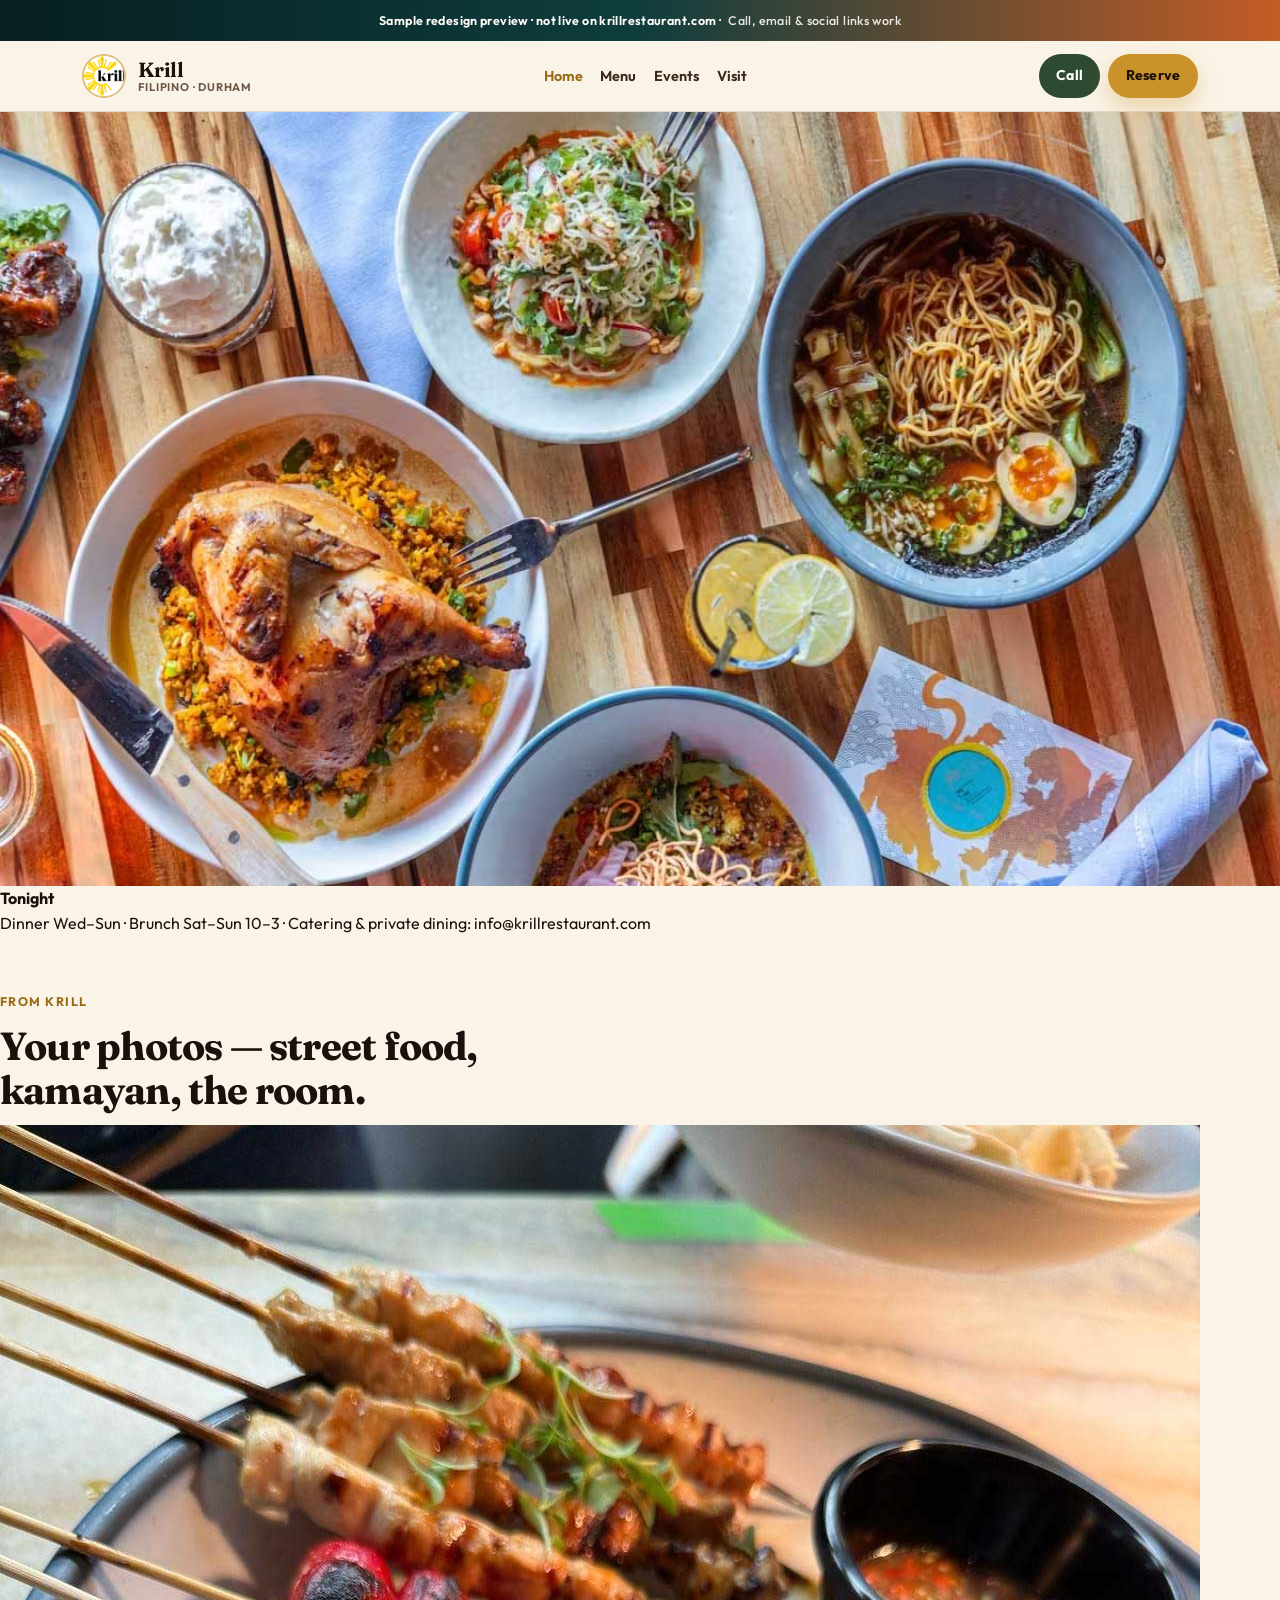
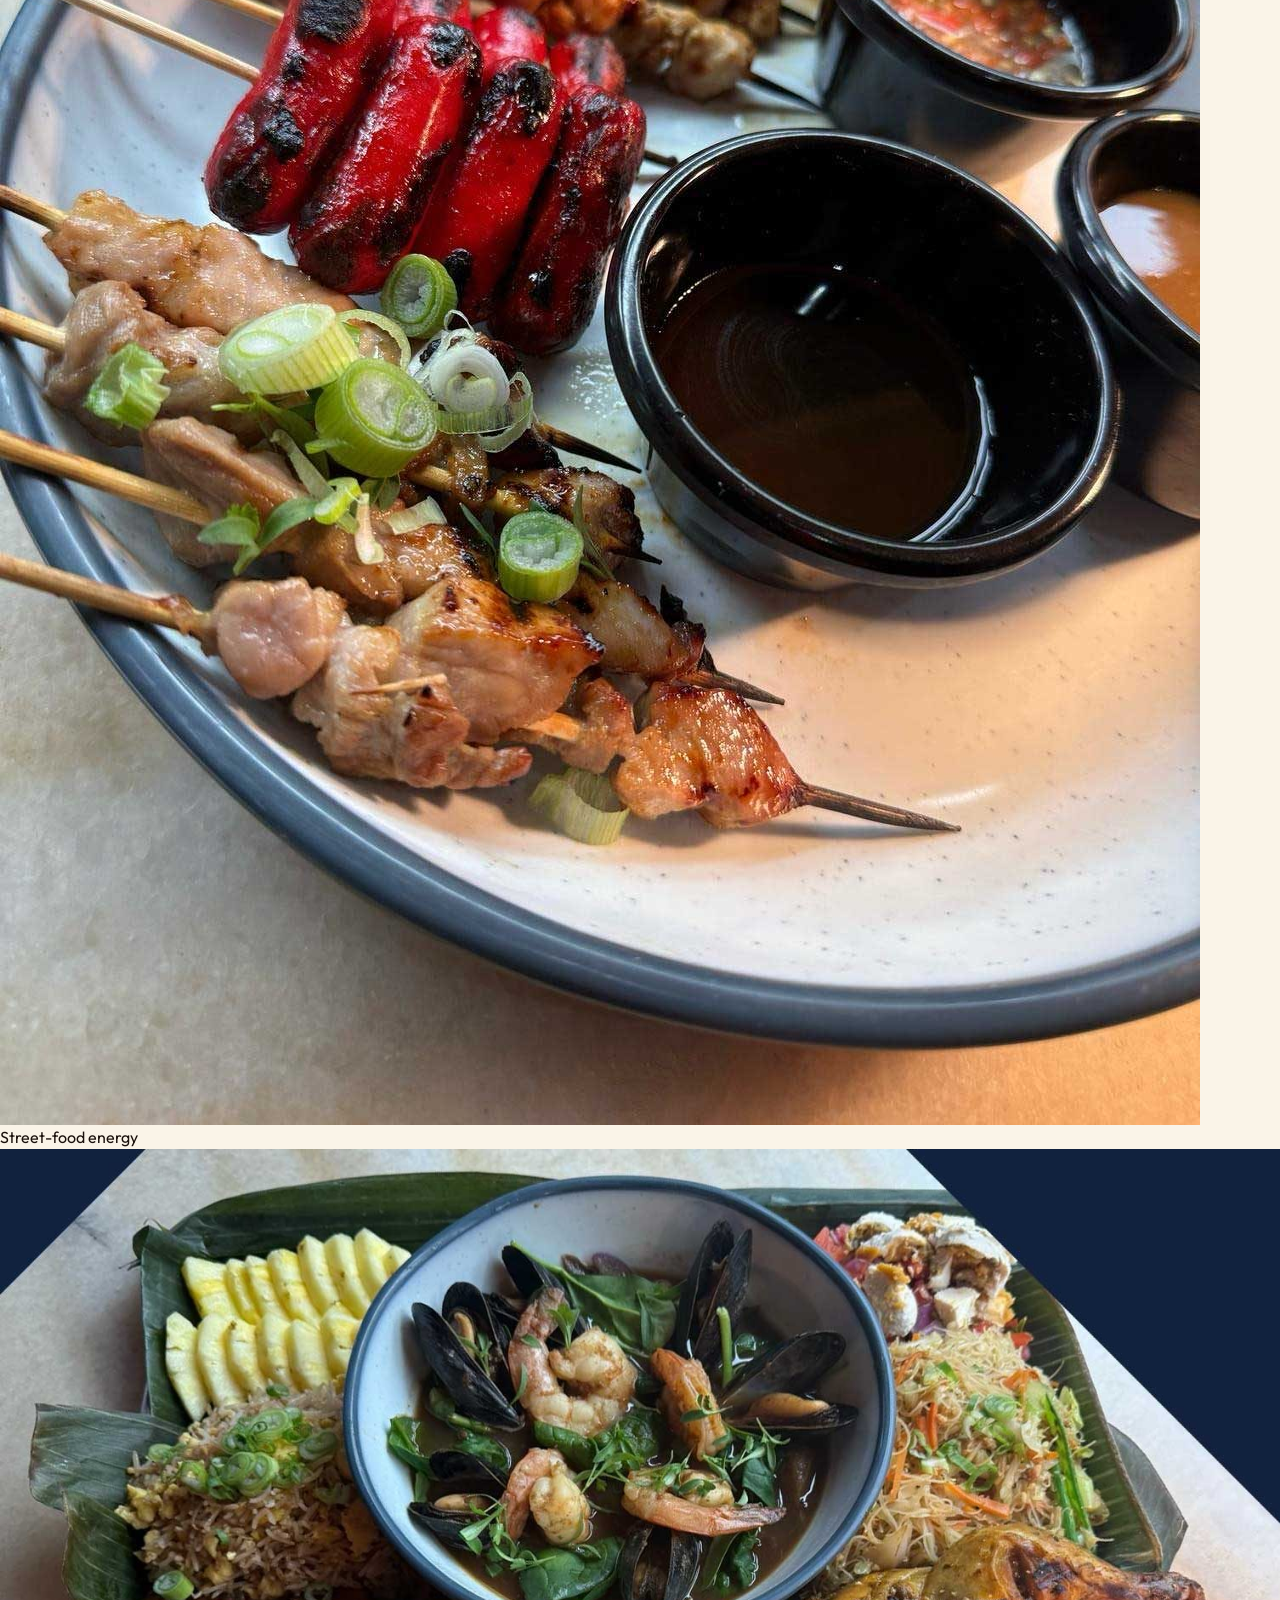
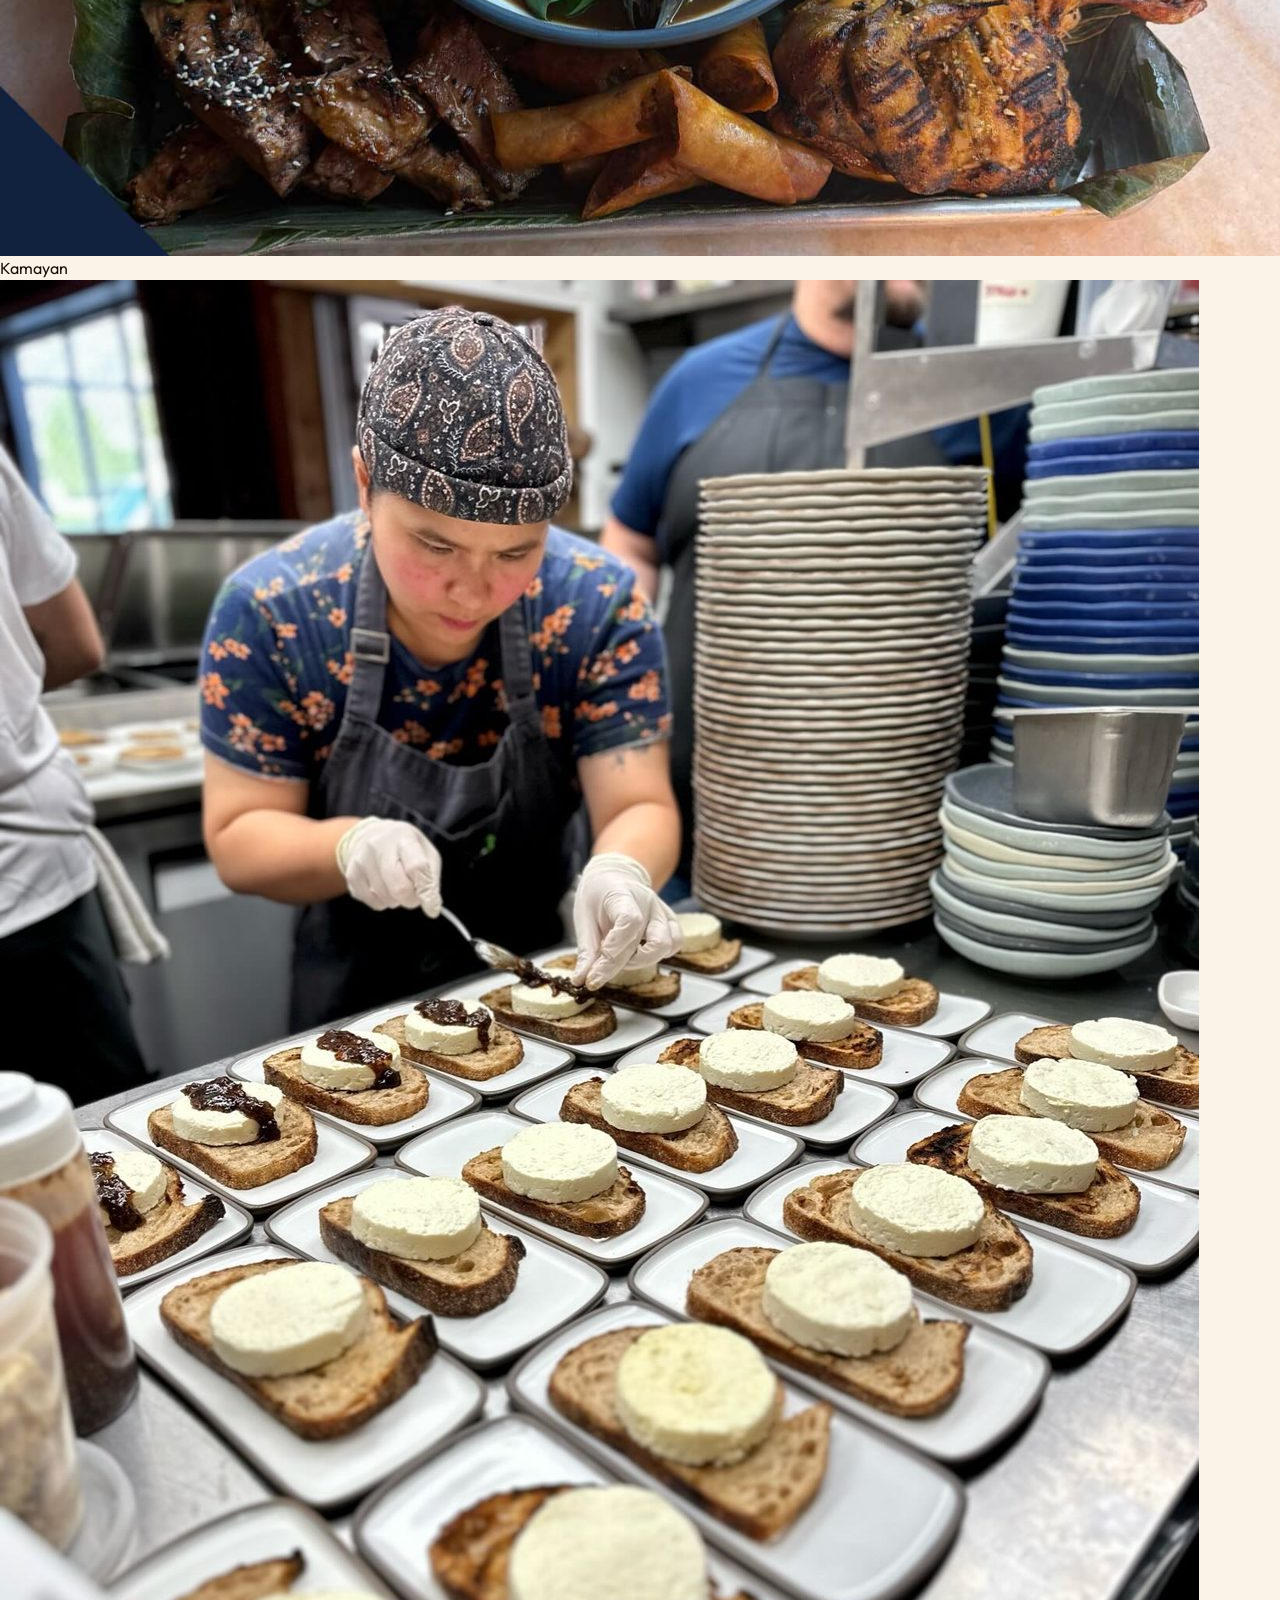
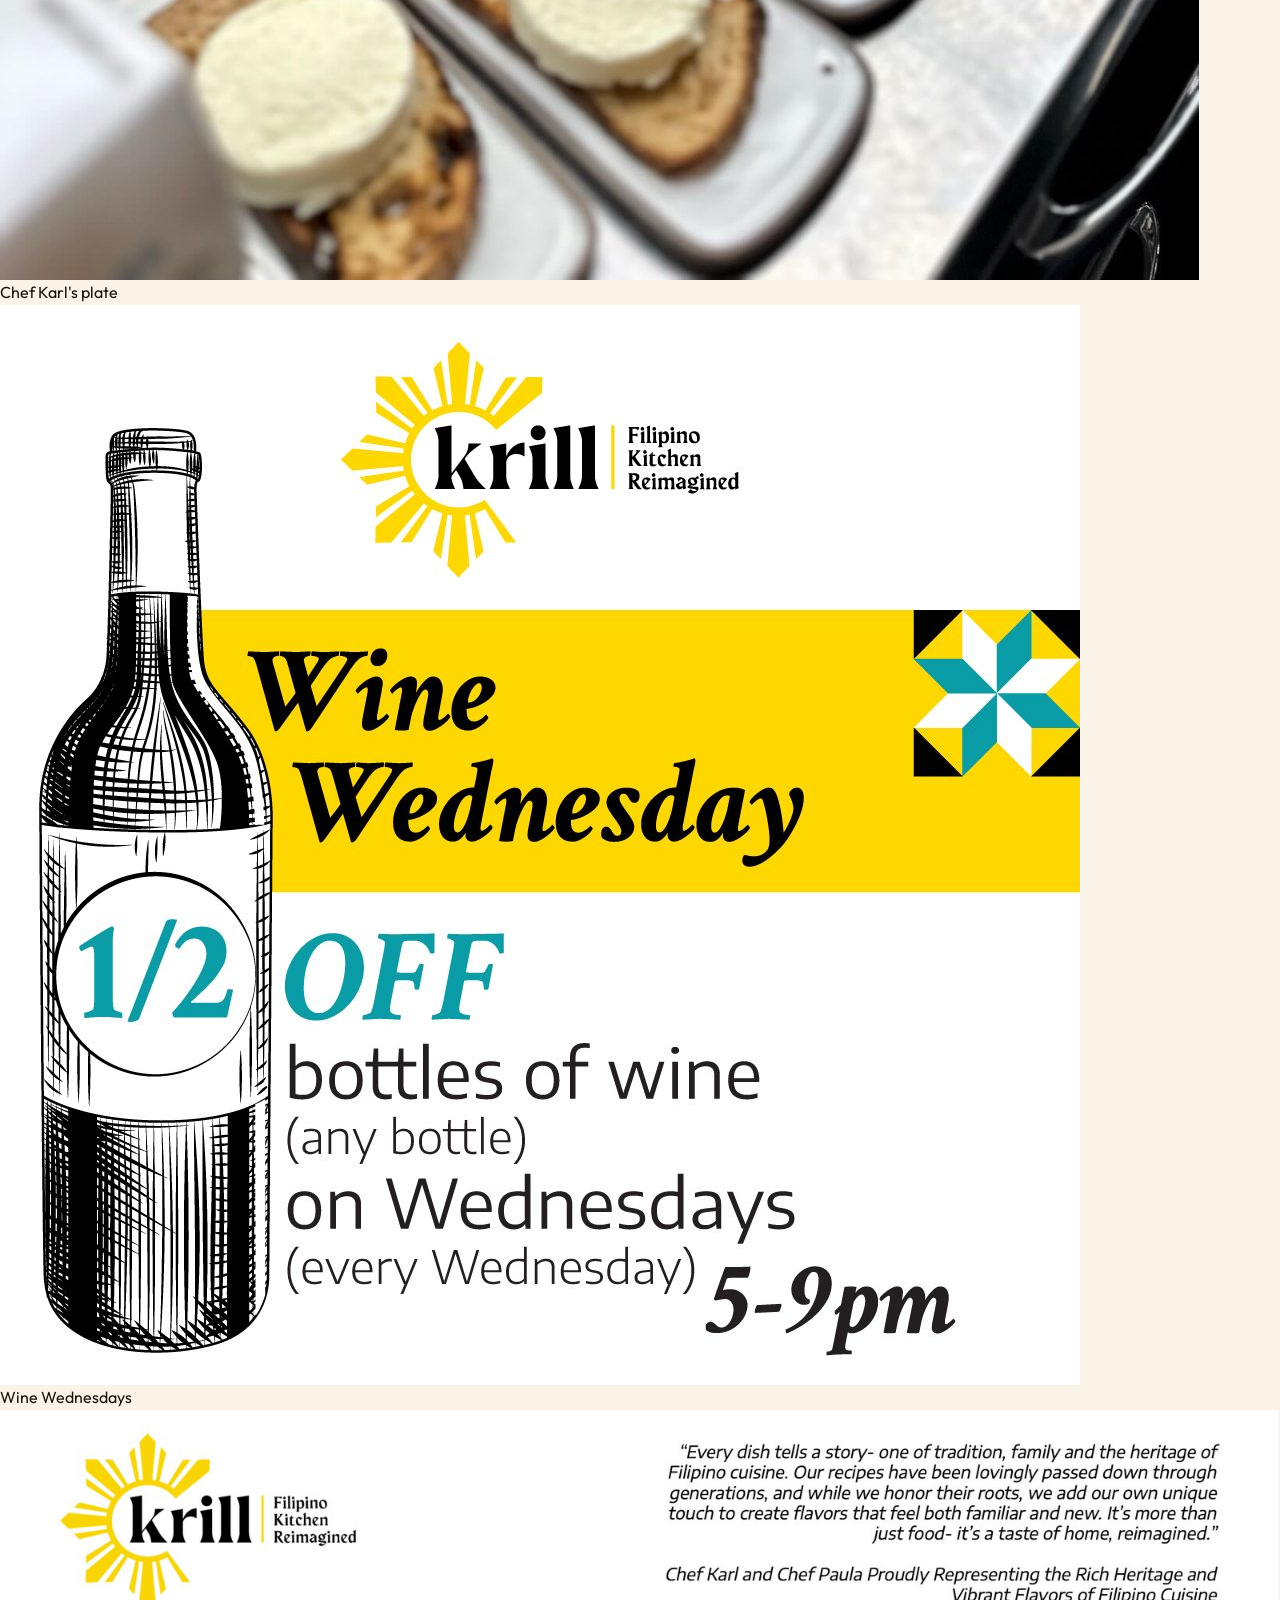
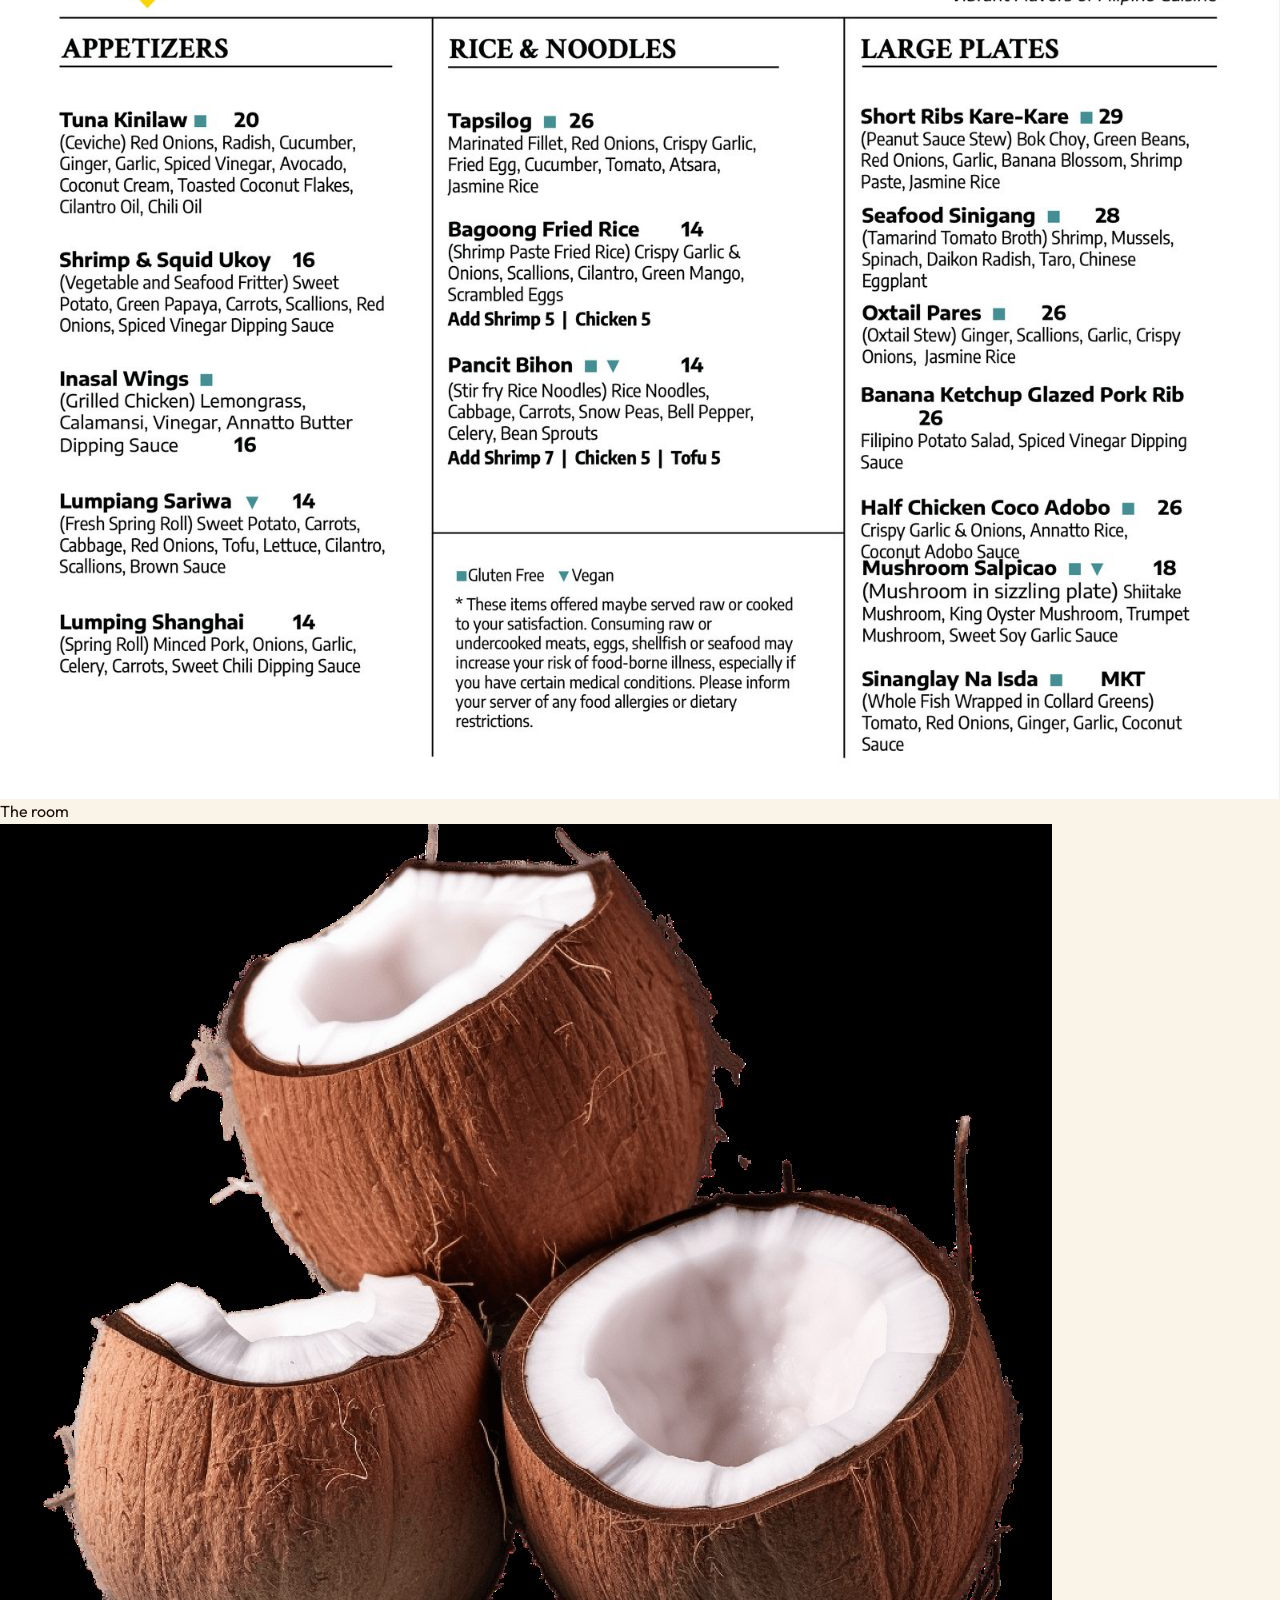
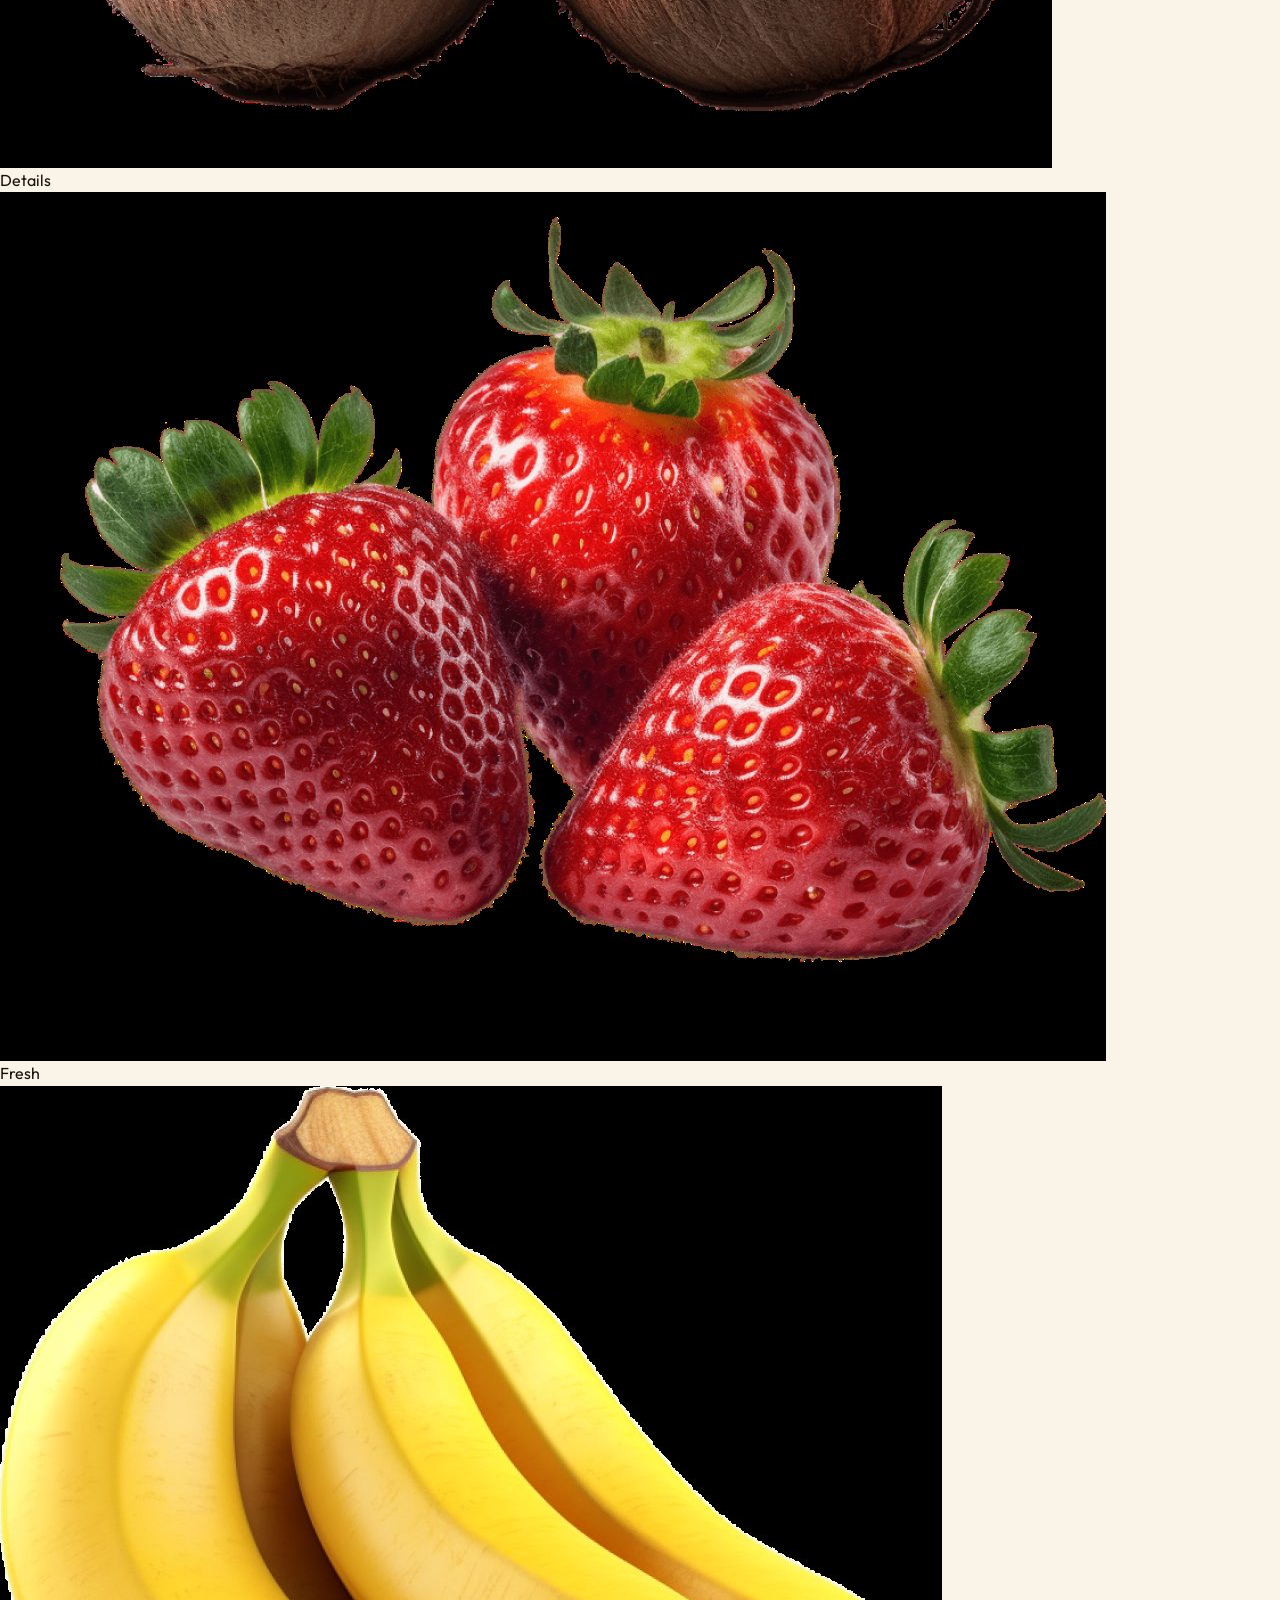
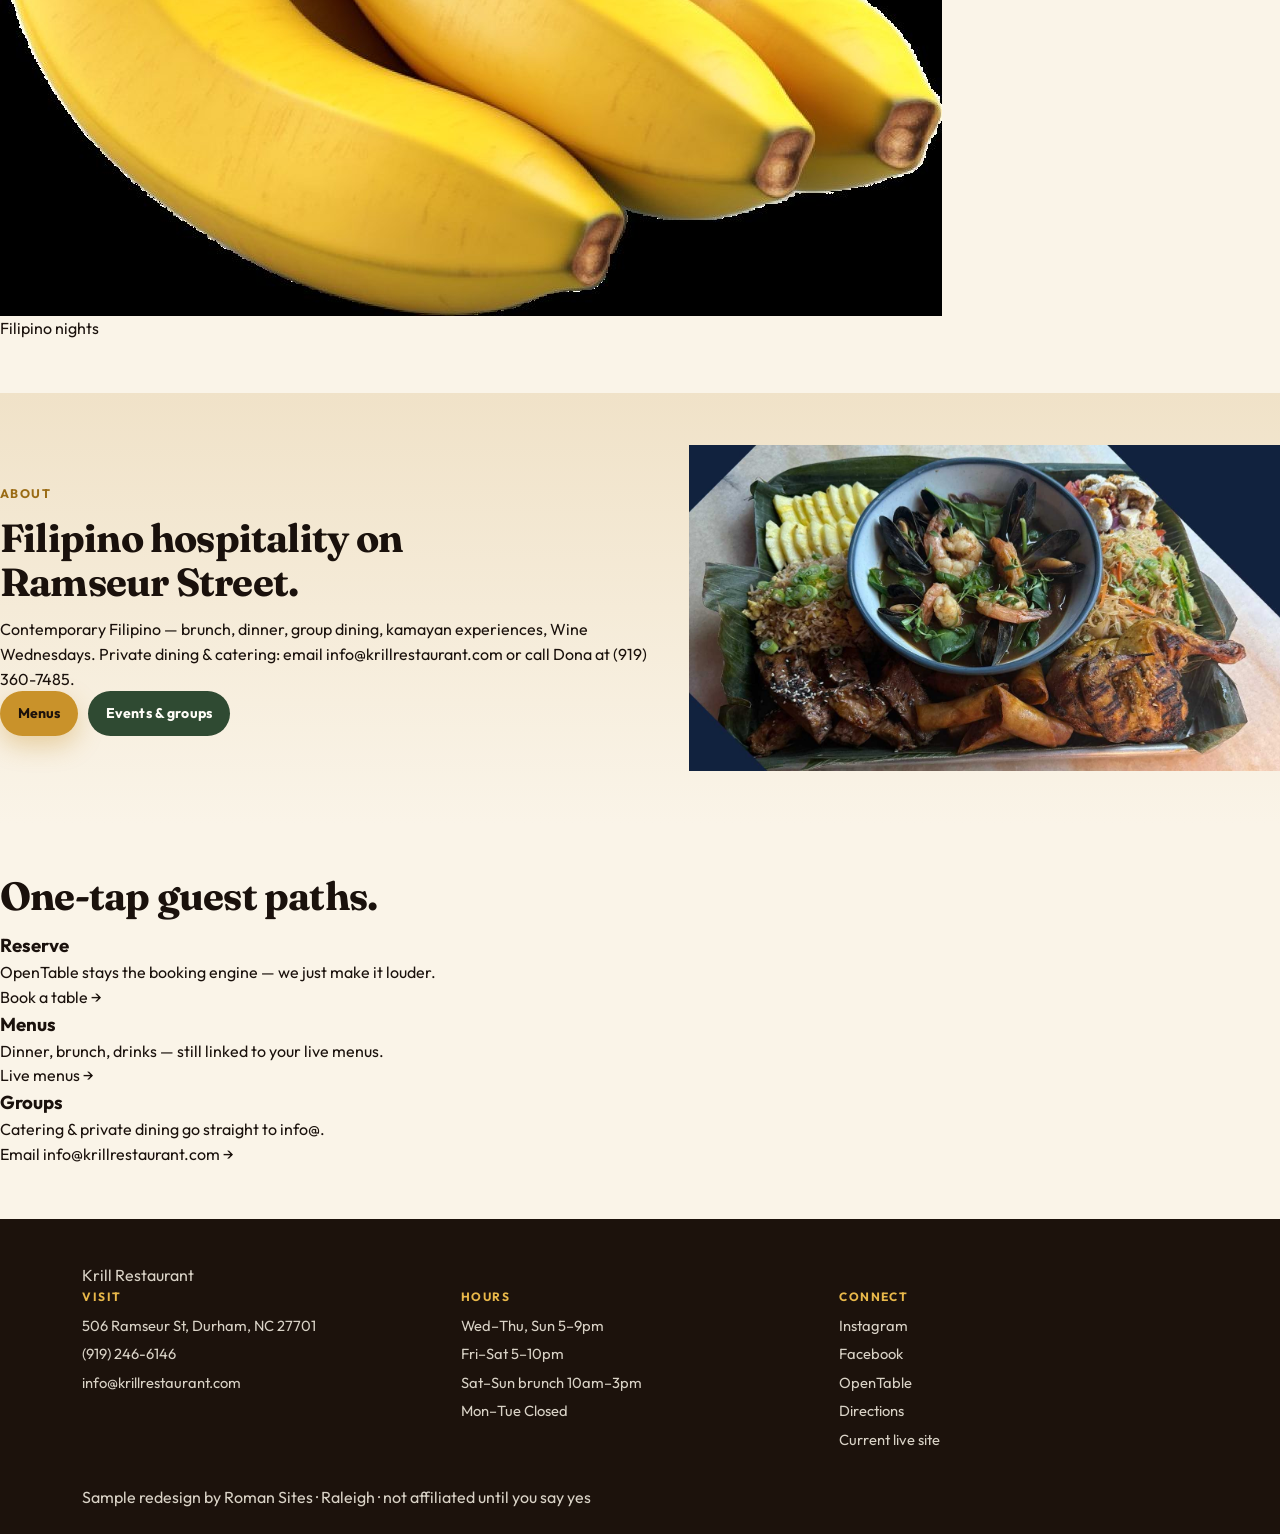
<file: index.html>
<!DOCTYPE html>
<html lang="en">
<head>
<meta charset="utf-8"/>
<meta name="viewport" content="width=device-width, initial-scale=1"/>
<title>Krill · Filipino Restaurant · Durham, NC</title>
<meta name="description" content="Authentic Filipino cuisine, kamayan, brunch & wine Wednesdays in downtown Durham."/>
<link rel="preconnect" href="https://fonts.googleapis.com"/><link rel="preconnect" href="https://fonts.gstatic.com" crossorigin/><link href="https://fonts.googleapis.com/css2?family=Fraunces:opsz,wght@9..144,500;9..144,650;9..144,700&family=Outfit:wght@400;500;600;700;800&display=swap" rel="stylesheet"/>
<link rel="stylesheet" href="assets/styles.css"/>
<link rel="icon" href="assets/logo.jpg"/>
</head>
<body>
<div class="preview-banner" role="status">Sample redesign preview · not live on krillrestaurant.com · <span>Call, email &amp; social links work</span></div>
<header class="site-header"><div class="nav-inner">
<a class="brand" href="index.html"><img class="brand-mark" src="assets/logo.jpg" alt="Krill logo" width="44" height="44"/><span class="brand-text"><span class="brand-name">Krill</span><span class="brand-tag">Filipino · Durham</span></span></a>
<nav class="nav-links" aria-label="Primary"><a href="index.html" aria-current="page">Home</a><a href="menu.html">Menu</a><a href="events.html">Events</a><a href="visit.html">Visit</a></nav>
<div class="nav-ctas">
<a class="btn btn-secondary" href="tel:9192466146">Call</a><a class="btn btn-primary" href="https://www.opentable.com/booking/experiences-availability?rid=1208200&restref=1208200&experienceId=447148" target="_blank" rel="noopener">Reserve</a>
<button class="nav-toggle" type="button" data-nav-toggle aria-expanded="false" aria-controls="mobile-nav" aria-label="Open menu"><span></span></button>
</div></div>
<div class="mobile-panel" id="mobile-nav" data-mobile-panel>
<a href="index.html" aria-current="page">Home</a><a href="menu.html">Menu</a><a href="events.html">Events</a><a href="visit.html">Visit</a>
<a href="tel:9192466146">Call (919) 246-6146</a><a href="mailto:info@krillrestaurant.com">Email</a><a href="https://www.instagram.com/krillrestaurant/" target="_blank" rel="noopener">Instagram</a><a href="https://www.facebook.com/krillrestaurant/" target="_blank" rel="noopener">Facebook</a>
</div>
</header>

<main>
<section class="hero">
  <img class="hero-media" src="assets/hero.jpg" alt="Krill Restaurant Durham" width="1600" height="900" fetchpriority="high"/>
  <div class="hero-veil"></div>
  <div class="hero-copy">
    <p class="eyebrow">506 Ramseur St · Downtown Durham</p>
    <h1>Kamayan feasts. Street-food hits. Wine Wednesdays.</h1>
    <p class="lede">Your Webflow site looks fine — this sample makes Reserve, Call, brunch hours, and your real Filipino plates impossible to miss on a phone.</p>
    <div class="hero-actions">
      <a class="btn btn-primary btn-lg" href="https://www.opentable.com/booking/experiences-availability?rid=1208200&restref=1208200&experienceId=447148" target="_blank" rel="noopener">Reserve on OpenTable</a>
      <a class="btn btn-ghost btn-lg" href="tel:9192466146">Call (919) 246-6146</a>
      <a class="btn btn-ghost btn-lg" href="menu.html">See the menu</a>
    </div>
  </div>
</section>
<section class="strip"><div class="strip-inner">
  <strong>Tonight</strong>
  <p>Dinner Wed–Sun · Brunch Sat–Sun 10–3 · Catering &amp; private dining: <a href="mailto:info@krillrestaurant.com">info@krillrestaurant.com</a></p>
</div></section>
<section class="section"><div class="wrap">
  <p class="eyebrow" style="color:var(--gold-deep)">From Krill</p>
  <h2>Your photos — street food, kamayan, the room.</h2>
  <div class="photo-grid">
    <figure class="photo tall"><img src="assets/food1.jpg" alt="Street food"/><figcaption>Street-food energy</figcaption></figure>
    <figure class="photo"><img src="assets/food2.jpg" alt="Kamayan"/><figcaption>Kamayan</figcaption></figure>
    <figure class="photo"><img src="assets/food3.jpg" alt="Krill plate"/><figcaption>Chef Karl's plate</figcaption></figure>
    <figure class="photo"><img src="assets/food4.jpg" alt="Wine Wednesday"/><figcaption>Wine Wednesdays</figcaption></figure>
    <figure class="photo"><img src="assets/food5.jpg" alt="Dining"/><figcaption>The room</figcaption></figure>
    <figure class="photo"><img src="assets/food6.jpg" alt="Detail"/><figcaption>Details</figcaption></figure>
    <figure class="photo"><img src="assets/food7.jpg" alt="Fresh"/><figcaption>Fresh</figcaption></figure>
    <figure class="photo"><img src="assets/food8.jpg" alt="Tropical"/><figcaption>Filipino nights</figcaption></figure>
  </div>
</div></section>
<section class="section section-alt"><div class="wrap split">
  <div>
    <p class="eyebrow" style="color:var(--gold-deep)">About</p>
    <h2>Filipino hospitality on Ramseur Street.</h2>
    <p class="lede">Contemporary Filipino — brunch, dinner, group dining, kamayan experiences, Wine Wednesdays. Private dining &amp; catering: email info@krillrestaurant.com or call Dona at (919) 360-7485.</p>
    <div class="hero-actions">
      <a class="btn btn-primary" href="menu.html">Menus</a>
      <a class="btn btn-secondary" href="events.html">Events &amp; groups</a>
    </div>
  </div>
  <figure class="split-photo"><img src="assets/food2.jpg" alt="Kamayan at Krill"/></figure>
</div></section>
<section class="section"><div class="wrap">
  <h2>One-tap guest paths.</h2>
  <div class="card-grid">
    <article class="card"><h3>Reserve</h3><p>OpenTable stays the booking engine — we just make it louder.</p><a href="https://www.opentable.com/booking/experiences-availability?rid=1208200&restref=1208200&experienceId=447148" target="_blank" rel="noopener">Book a table →</a></article>
    <article class="card"><h3>Menus</h3><p>Dinner, brunch, drinks — still linked to your live menus.</p><a href="https://www.krillrestaurant.com/menus/" target="_blank" rel="noopener">Live menus →</a></article>
    <article class="card"><h3>Groups</h3><p>Catering &amp; private dining go straight to info@.</p><a href="mailto:info@krillrestaurant.com">Email info@krillrestaurant.com →</a></article>
  </div>
</div></section>
</main>
<footer class="site-footer"><div class="footer-inner">
<p class="footer-name">Krill Restaurant</p>
<div class="footer-cols"><div><h4>Visit</h4><p>506 Ramseur St, Durham, NC 27701</p><p><a href="tel:9192466146">(919) 246-6146</a></p><p><a href="mailto:info@krillrestaurant.com">info@krillrestaurant.com</a></p></div>
<div><h4>Hours</h4><p>Wed–Thu, Sun 5–9pm</p><p>Fri–Sat 5–10pm</p><p>Sat–Sun brunch 10am–3pm</p><p>Mon–Tue Closed</p></div>
<div><h4>Connect</h4><a href="https://www.instagram.com/krillrestaurant/" target="_blank" rel="noopener">Instagram</a><a href="https://www.facebook.com/krillrestaurant/" target="_blank" rel="noopener">Facebook</a><a href="https://www.opentable.com/booking/experiences-availability?rid=1208200&restref=1208200&experienceId=447148" target="_blank" rel="noopener">OpenTable</a><a href="https://maps.google.com/?q=506+Ramseur+St+Durham+NC+27701" target="_blank" rel="noopener">Directions</a><a href="https://www.krillrestaurant.com/" target="_blank" rel="noopener">Current live site</a></div></div>
<p class="footer-fine">Sample redesign by Roman Sites · Raleigh · not affiliated until you say yes</p>
</div></footer>
<script src="assets/site.js"></script>
</body></html>
</file>
<file: assets/styles.css>
/* theme overrides */
:root {
  --ink: #1a1410;
  --plum: #0f3d3e;
  --plum-deep: #071f20;
  --wine: #c45c26;
  --gold: #d4a017;
  --gold-hot: #e8b84a;
  --espresso: #071f20;
  --wood: #0f3d3e;
  --gold-deep: #d4a017;
  --fried: #c45c26;
  --collard: #0f3d3e;
  --collard-deep: #071f20;
}
.preview-banner {
  background: linear-gradient(90deg, #071f20, #0f3d3e 50%, #c45c26) !important;
}

/* The Chicken Hut — Durham soul-food landmark preview (unique) */
:root {
  --gold: #c9922a;
  --gold-deep: #9a6b14;
  --amber: #e8b84a;
  --fried: #d4781f;
  --espresso: #1c120c;
  --wood: #3a2418;
  --bark: #5c3a24;
  --cream: #faf4e8;
  --biscuit: #f0e2c8;
  --gravy: #e6d5b5;
  --ink: #1a110c;
  --ink-soft: #3d2a1c;
  --muted: #6e5644;
  --collard: #2f4a32;
  --collard-deep: #1c3320;
  --white: #fffdf8;
  --border: rgba(28, 18, 12, 0.12);
  --banner-h: 2.55rem;
  --nav-h: 4.4rem;
  --max: 72rem;
  --radius: 16px;
  --font-display: "Fraunces", "Iowan Old Style", Georgia, serif;
  --font-body: "Outfit", "Avenir Next", "Segoe UI", system-ui, sans-serif;
  --ease: cubic-bezier(0.22, 1, 0.36, 1);
  --shadow: 0 20px 55px rgba(28, 18, 12, 0.18);
}

*, *::before, *::after { box-sizing: border-box; margin: 0; padding: 0; }
html { scroll-behavior: smooth; }
body {
  font-family: var(--font-body);
  color: var(--ink);
  background: var(--cream);
  line-height: 1.55;
  -webkit-font-smoothing: antialiased;
}
img { max-width: 100%; display: block; }
a { color: inherit; text-decoration: none; }
ul { list-style: none; }
button { font: inherit; border: 0; background: none; cursor: pointer; color: inherit; }

.preview-banner {
  position: sticky; top: 0; z-index: 1000;
  min-height: var(--banner-h);
  display: flex; align-items: center; justify-content: center; gap: .45rem; flex-wrap: wrap;
  padding: .55rem 1rem;
  background: linear-gradient(90deg, var(--espresso), var(--wood) 45%, var(--gold-deep));
  color: var(--white);
  font-size: .78rem; font-weight: 650; letter-spacing: .03em; text-align: center;
}
.preview-banner span { opacity: .9; font-weight: 500; }

.site-header {
  position: sticky; top: var(--banner-h); z-index: 900;
  background: rgba(250, 244, 232, 0.93);
  backdrop-filter: blur(14px); -webkit-backdrop-filter: blur(14px);
  border-bottom: 1px solid var(--border);
}
.nav-inner {
  max-width: var(--max); margin: 0 auto; height: var(--nav-h);
  padding: 0 1.15rem; display: flex; align-items: center; justify-content: space-between; gap: 1rem;
}
.brand { display: flex; align-items: center; gap: .7rem; min-width: 0; }
.brand-mark {
  width: 44px; height: 44px; border-radius: 50%;
  object-fit: cover; border: 2px solid rgba(201,146,42,.45); background: var(--biscuit);
}
.brand-text { display: flex; flex-direction: column; line-height: 1.1; }
.brand-name { font-family: var(--font-display); font-size: 1.28rem; color: var(--espresso); letter-spacing: -.02em; font-weight: 650; }
.brand-tag { font-size: .7rem; color: var(--muted); font-weight: 650; letter-spacing: .07em; text-transform: uppercase; }
.nav-links { display: none; gap: 1.1rem; align-items: center; font-size: .9rem; font-weight: 650; }
.nav-links a { color: var(--ink-soft); }
.nav-links a:hover, .nav-links a[aria-current="page"] { color: var(--gold-deep); }
.nav-ctas { display: flex; align-items: center; gap: .5rem; }
.nav-toggle {
  width: 42px; height: 42px; display: inline-flex; align-items: center; justify-content: center;
  border-radius: 11px; border: 1px solid var(--border); background: var(--white);
}
.nav-toggle span, .nav-toggle span::before, .nav-toggle span::after {
  display: block; width: 18px; height: 2px; background: var(--ink); position: relative; border-radius: 2px;
}
.nav-toggle span::before, .nav-toggle span::after { content: ""; position: absolute; left: 0; }
.nav-toggle span::before { top: -6px; }
.nav-toggle span::after { top: 6px; }
.mobile-panel {
  display: none; flex-direction: column; gap: .35rem; padding: .5rem 1.15rem 1.15rem;
  border-top: 1px solid var(--border); background: var(--cream);
}
.mobile-panel.open { display: flex; }
.mobile-panel a {
  padding: .75rem .85rem; border-radius: 10px; font-weight: 650; color: var(--ink-soft);
}
.mobile-panel a:hover { background: var(--biscuit); color: var(--gold-deep); }
.mobile-ctas { display: grid; grid-template-columns: 1fr 1fr; gap: .55rem; margin-top: .4rem; }

.btn {
  display: inline-flex; align-items: center; justify-content: center; gap: .4rem;
  padding: .7rem 1.1rem; border-radius: 999px; font-weight: 700; font-size: .88rem;
  letter-spacing: .01em; transition: transform .2s var(--ease), box-shadow .2s var(--ease), background .2s;
  white-space: nowrap;
}
.btn:hover { transform: translateY(-1px); }
.btn-primary { background: var(--gold); color: var(--espresso); box-shadow: 0 10px 24px rgba(201,146,42,.35); }
.btn-primary:hover { background: var(--amber); }
.btn-secondary { background: var(--collard); color: var(--white); }
.btn-secondary:hover { background: var(--collard-deep); }
.btn-ghost {
  background: transparent; color: var(--ink); border: 1.5px solid rgba(28,18,12,.22);
}
.btn-ghost:hover { border-color: var(--gold-deep); color: var(--gold-deep); }
.btn-lg { padding: .92rem 1.4rem; font-size: .95rem; }
.btn-on-dark.btn-ghost { color: var(--cream); border-color: rgba(250,244,232,.42); }
.btn-on-dark.btn-ghost:hover { background: rgba(255,255,255,.08); border-color: var(--cream); }

.hero {
  position: relative; min-height: min(86vh, 780px);
  display: grid; align-items: end; color: var(--cream); overflow: hidden;
}
.hero-media { position: absolute; inset: 0; }
.hero-media img { width: 100%; height: 100%; object-fit: cover; object-position: center 30%; }
.hero-shade {
  position: absolute; inset: 0;
  background:
    linear-gradient(180deg, rgba(28,18,12,.25) 0%, rgba(28,18,12,.15) 35%, rgba(28,18,12,.88) 100%),
    radial-gradient(ellipse at 20% 20%, rgba(201,146,42,.28), transparent 50%);
}
.hero-content {
  position: relative; z-index: 2; max-width: var(--max); margin: 0 auto; width: 100%;
  padding: 3.5rem 1.15rem 2.75rem;
}
.eyebrow {
  display: inline-flex; align-items: center; gap: .5rem;
  font-size: .78rem; font-weight: 700; letter-spacing: .12em; text-transform: uppercase;
  color: var(--amber); margin-bottom: .85rem;
}
.hero h1 {
  font-family: var(--font-display); font-weight: 650; font-size: clamp(2.2rem, 5.5vw, 3.7rem);
  line-height: 1.05; letter-spacing: -.03em; max-width: 14ch; margin-bottom: 1rem;
}
.hero-lead { font-size: 1.08rem; max-width: 38rem; color: rgba(250,244,232,.9); margin-bottom: 1.4rem; }
.hero-actions { display: flex; flex-wrap: wrap; gap: .65rem; }

.hours-strip {
  background: var(--espresso); color: var(--cream); border-bottom: 3px solid var(--gold);
}
.hours-strip-inner {
  max-width: var(--max); margin: 0 auto; padding: 1.15rem 1.15rem;
  display: grid; gap: 1rem;
}
.hours-label {
  font-size: .72rem; font-weight: 700; letter-spacing: .14em; text-transform: uppercase; color: var(--amber);
}
.hours-grid { display: grid; gap: .35rem .9rem; grid-template-columns: repeat(auto-fit, minmax(140px, 1fr)); }
.hours-grid strong { display: block; font-size: .78rem; color: var(--amber); font-weight: 700; letter-spacing: .04em; }
.hours-note { margin-top: .55rem; font-size: .9rem; color: rgba(250,244,232,.78); }
.hours-note a { color: var(--amber); text-decoration: underline; text-underline-offset: 2px; }

.section { padding: 3.25rem 0; }
.section-alt { background: linear-gradient(180deg, var(--biscuit), var(--cream)); }
.section-dark { background: var(--wood); color: var(--cream); }
.section-inner { max-width: var(--max); margin: 0 auto; padding: 0 1.15rem; }
.section-kicker {
  font-size: .75rem; font-weight: 750; letter-spacing: .14em; text-transform: uppercase;
  color: var(--gold-deep); margin-bottom: .55rem;
}
.section-dark .section-kicker { color: var(--amber); }
.section h2 {
  font-family: var(--font-display); font-size: clamp(1.7rem, 3.4vw, 2.45rem);
  line-height: 1.12; letter-spacing: -.02em; max-width: 18ch; margin-bottom: .75rem;
}
.section-lead { max-width: 40rem; color: var(--muted); font-size: 1.05rem; margin-bottom: 1.5rem; }
.section-dark .section-lead { color: rgba(250,244,232,.78); }

.photo-mosaic-grid {
  display: grid; gap: .75rem;
  grid-template-columns: repeat(2, 1fr);
}
@media (min-width: 720px) {
  .photo-mosaic-grid { grid-template-columns: repeat(4, 1fr); grid-template-rows: 180px 180px; }
  .photo-mosaic-grid .tile:nth-child(1) { grid-column: span 2; grid-row: span 2; }
}
.tile {
  position: relative; border-radius: var(--radius); overflow: hidden; min-height: 150px;
  box-shadow: var(--shadow);
}
.tile img { width: 100%; height: 100%; object-fit: cover; position: absolute; inset: 0; }
.tile-caption {
  position: absolute; left: .75rem; bottom: .75rem; z-index: 2;
  background: rgba(28,18,12,.72); color: var(--cream);
  padding: .35rem .65rem; border-radius: 999px; font-size: .75rem; font-weight: 700;
}

.feature-grid {
  display: grid; gap: 1rem; grid-template-columns: repeat(auto-fit, minmax(220px, 1fr));
}
.feature-card {
  background: var(--white); border: 1px solid var(--border); border-radius: var(--radius);
  padding: 1.25rem; box-shadow: 0 10px 30px rgba(28,18,12,.06);
}
.feature-card h3 {
  font-family: var(--font-display); font-size: 1.25rem; margin-bottom: .4rem; color: var(--espresso);
}
.feature-card p { color: var(--muted); font-size: .95rem; }
.feature-card a { color: var(--gold-deep); font-weight: 700; display: inline-block; margin-top: .7rem; }

.split {
  display: grid; gap: 1.5rem; align-items: center;
}
@media (min-width: 860px) {
  .split { grid-template-columns: 1.05fr .95fr; gap: 2.25rem; }
  .split.reverse { direction: rtl; }
  .split.reverse > * { direction: ltr; }
}
.split-media { border-radius: calc(var(--radius) + 4px); overflow: hidden; box-shadow: var(--shadow); min-height: 280px; }
.split-media img { width: 100%; height: 100%; object-fit: cover; min-height: 280px; }

.quote-band {
  background: var(--biscuit); border-top: 1px solid var(--border); border-bottom: 1px solid var(--border);
  padding: 2.5rem 0;
}
.quote-grid { display: grid; gap: 1rem; grid-template-columns: repeat(auto-fit, minmax(240px, 1fr)); }
.quote-card {
  background: var(--white); border-radius: var(--radius); padding: 1.25rem 1.3rem;
  border: 1px solid var(--border);
}
.quote-card p { font-size: .98rem; color: var(--ink-soft); margin-bottom: .75rem; }
.quote-card cite { font-style: normal; font-size: .8rem; font-weight: 700; color: var(--gold-deep); }

.page-hero {
  background:
    linear-gradient(135deg, rgba(28,18,12,.92), rgba(92,58,36,.85)),
    url("hero-plate.jpg") center/cover;
  color: var(--cream); padding: 3.2rem 0 2.6rem;
}
.page-hero-inner { max-width: var(--max); margin: 0 auto; padding: 0 1.15rem; }
.page-hero h1 {
  font-family: var(--font-display); font-size: clamp(1.9rem, 4vw, 2.8rem);
  line-height: 1.1; letter-spacing: -.02em; margin-bottom: .55rem;
}
.page-hero p { max-width: 38rem; color: rgba(250,244,232,.85); }
.page-hero a { color: var(--amber); text-decoration: underline; text-underline-offset: 2px; }

.menu-tabs {
  display: flex; flex-wrap: wrap; gap: .45rem; margin-bottom: 1.4rem;
}
.menu-tab {
  padding: .55rem 1rem; border-radius: 999px; font-weight: 700; font-size: .85rem;
  background: var(--white); border: 1px solid var(--border); color: var(--ink-soft);
}
.menu-tab[aria-selected="true"] {
  background: var(--espresso); color: var(--cream); border-color: var(--espresso);
}
.menu-section { margin-bottom: 1.6rem; }
.menu-section h3 {
  font-family: var(--font-display); font-size: 1.35rem; margin-bottom: .75rem;
  padding-bottom: .45rem; border-bottom: 2px solid var(--gold);
}
.menu-list { display: grid; gap: .65rem; }
.menu-item {
  display: grid; gap: .15rem; padding: .85rem 1rem; background: var(--white);
  border-radius: 12px; border: 1px solid var(--border);
}
.menu-item h4 { font-size: 1rem; font-weight: 700; color: var(--espresso); }
.menu-item p { font-size: .88rem; color: var(--muted); }
.menu-note {
  margin-top: 1rem; padding: 1rem 1.1rem; border-radius: 12px;
  background: rgba(201,146,42,.12); border: 1px solid rgba(201,146,42,.28);
  font-size: .92rem; color: var(--ink-soft);
}
.menu-note a { color: var(--gold-deep); font-weight: 700; text-decoration: underline; text-underline-offset: 2px; }

.day-grid {
  display: grid; gap: .85rem; grid-template-columns: repeat(auto-fit, minmax(240px, 1fr));
}
.day-card {
  background: var(--white); border: 1px solid var(--border); border-radius: var(--radius);
  overflow: hidden;
}
.day-card header {
  background: var(--espresso); color: var(--cream); padding: .75rem 1rem;
  font-family: var(--font-display); font-size: 1.15rem;
}
.day-card ul { padding: .85rem 1rem 1.05rem; }
.day-card li {
  padding: .35rem 0; border-bottom: 1px dashed rgba(28,18,12,.1); font-size: .92rem; color: var(--ink-soft);
}
.day-card li:last-child { border-bottom: 0; }
.day-card .famous {
  color: var(--gold-deep); font-weight: 700; font-size: .82rem; letter-spacing: .02em;
}

.cater-grid {
  display: grid; gap: .75rem; grid-template-columns: repeat(auto-fit, minmax(180px, 1fr));
}
.cater-chip {
  background: var(--white); border: 1px solid var(--border); border-radius: 12px;
  padding: .85rem 1rem; font-weight: 650; color: var(--ink-soft); text-align: center;
}

.info-cards {
  display: grid; gap: 1rem; grid-template-columns: repeat(auto-fit, minmax(220px, 1fr));
}
.info-card {
  background: var(--white); border: 1px solid var(--border); border-radius: var(--radius);
  padding: 1.25rem; display: grid; gap: .45rem;
}
.info-card h3 { font-family: var(--font-display); font-size: 1.2rem; color: var(--espresso); }
.info-card a { color: var(--gold-deep); font-weight: 700; }
.map-embed {
  border-radius: var(--radius); overflow: hidden; border: 1px solid var(--border);
  box-shadow: var(--shadow); aspect-ratio: 16/9; background: var(--biscuit);
}
.map-embed iframe { width: 100%; height: 100%; border: 0; }

.story-timeline { display: grid; gap: 1rem; }
.story-step {
  display: grid; gap: .35rem; padding: 1.1rem 1.2rem; background: var(--white);
  border-left: 4px solid var(--gold); border-radius: 0 12px 12px 0; border: 1px solid var(--border); border-left-width: 4px;
}
.story-step strong { color: var(--gold-deep); font-size: .8rem; letter-spacing: .08em; text-transform: uppercase; }

.site-footer {
  background: var(--espresso); color: rgba(250,244,232,.85); padding: 2.75rem 0 1.5rem;
}
.footer-inner { max-width: var(--max); margin: 0 auto; padding: 0 1.15rem; }
.footer-brand { margin-bottom: 1.5rem; }
.footer-brand .brand-name { font-family: var(--font-display); font-size: 1.45rem; color: var(--cream); }
.footer-brand .brand-tag { color: var(--amber); font-size: .85rem; margin-top: .25rem; }
.footer-cols {
  display: grid; gap: 1.25rem; grid-template-columns: repeat(auto-fit, minmax(180px, 1fr));
  margin-bottom: 1.75rem;
}
.footer-cols h4 {
  font-size: .75rem; letter-spacing: .12em; text-transform: uppercase; color: var(--amber); margin-bottom: .55rem;
}
.footer-cols a, .footer-cols p { display: block; margin-bottom: .35rem; font-size: .92rem; }
.footer-cols a:hover { color: var(--amber); }
.footer-bottom {
  border-top: 1px solid rgba(250,244,232,.12); padding-top: 1rem;
  font-size: .8rem; color: rgba(250,244,232,.55);
}

@media (min-width: 880px) {
  .nav-links { display: flex; }
  .nav-toggle { display: none; }
  .hours-strip-inner { grid-template-columns: auto 1fr; align-items: center; }
}
</file>
